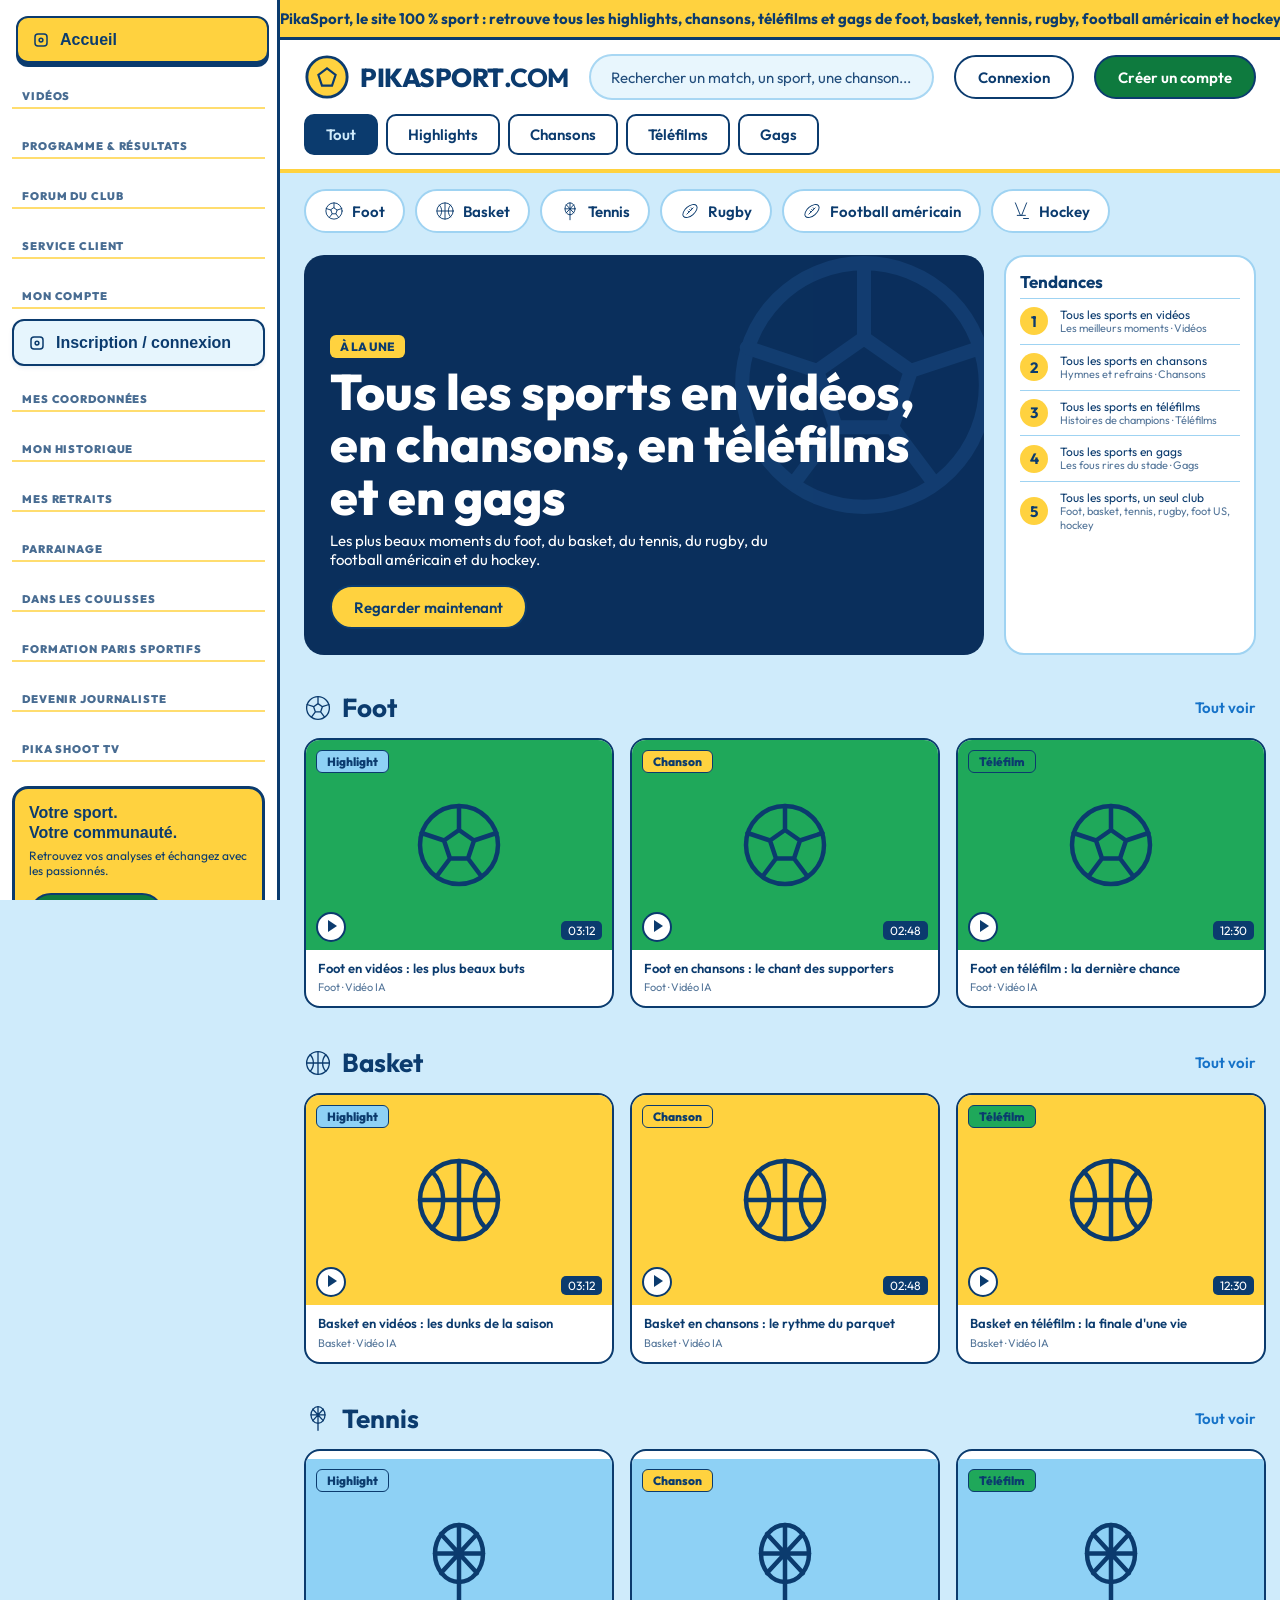
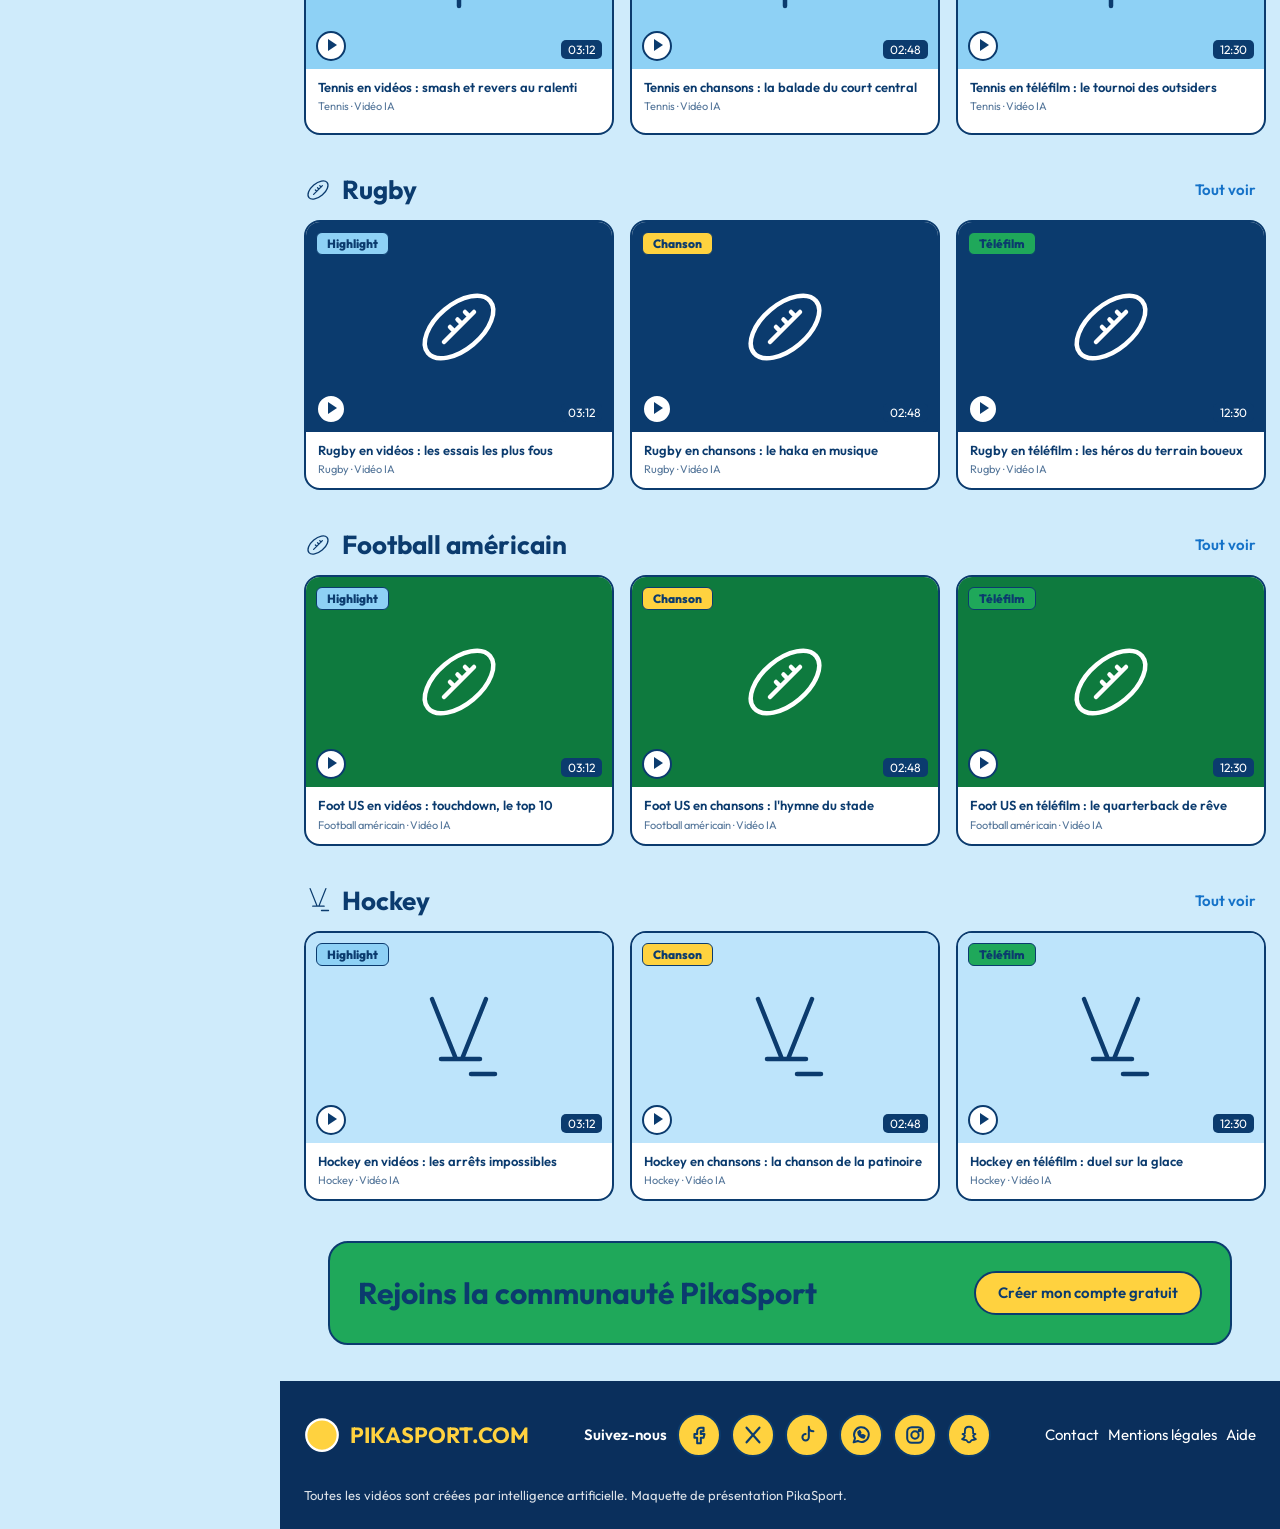
<file: public/pikasport_maquette.html>
<!doctype html>
<html lang="fr">
<head>
<meta charset="utf-8">
<meta name="viewport" content="width=device-width, initial-scale=1, viewport-fit=cover">
<title>PikaSport – Que du sport</title>
<link rel="stylesheet" href="https://fonts.googleapis.com/css2?family=Outfit:wght@400;600;800;900&display=swap">
<style>
:root{--bg:#CFEBFB;--panel:#fff;--ink:#0B3B6E;--soft:#E6F5FD;--line:#9FD3F2;--blue:#1572C8;--yel:#FFD23F;--grn:#1FA85A;--gd:#0E7A3E;box-sizing:border-box;padding-top:env(safe-area-inset-top,0px);padding-bottom:env(safe-area-inset-bottom,0px)}
@media (prefers-color-scheme:dark){:root:not([data-theme="light"]){--bg:#0A2038;--panel:#102D4A;--ink:#EAF6FD;--soft:#173B5E;--line:#2A5985}}
:root[data-theme="dark"]{--bg:#0A2038;--panel:#102D4A;--ink:#EAF6FD;--soft:#173B5E;--line:#2A5985}
*{box-sizing:border-box}
body{margin:0;background:var(--bg);color:var(--ink);font-family:'Outfit',system-ui,sans-serif;font-size:15px}
button,a{font:inherit;color:inherit;cursor:pointer;text-decoration:none}
button{border:0;background:none;text-align:left;padding:0}
h1,h2,h3{margin:0}
.wrap{max-width:1280px;margin:0 auto;padding:0 24px}
header{background:var(--panel);border-bottom:4px solid var(--yel)}
.hd{display:flex;flex-wrap:wrap;align-items:center;gap:12px 20px;padding:14px 24px}
.logo{display:flex;align-items:center;gap:10px;font-weight:800;font-size:28px;letter-spacing:-.5px}
.logo i{width:38px;height:38px;border-radius:50%;background:var(--yel);border:3px solid var(--ink)}
.logo b{color:var(--gd)}
[data-theme="dark"] .logo b{color:var(--grn)}
.srch{flex:1;min-width:220px;height:46px;border-radius:999px;background:var(--soft);border:2px solid var(--line);padding:0 20px;display:flex;align-items:center;opacity:.9}
.btn{display:inline-flex;align-items:center;justify-content:center;min-height:44px;padding:0 22px;border-radius:999px;font-weight:600;border:2px solid var(--ink);background:var(--panel)}
.btn.g{background:var(--gd);color:#fff}
.btn.y{background:var(--yel);color:#0B3B6E}
.tabs{display:flex;gap:8px;flex-wrap:wrap;padding:0 24px 14px}
.tab{padding:9px 20px;border-radius:10px;font-weight:600;border:2px solid var(--ink)}
.tab.on{background:var(--ink);color:var(--bg)}
.sport{display:flex;gap:10px;overflow-x:auto;padding:16px 24px;scrollbar-width:none}
.sp{flex:none;display:flex;gap:8px;align-items:center;padding:10px 18px;border-radius:999px;font-weight:600;background:var(--panel);border:2px solid var(--line)}
.sp svg{width:20px;height:20px}
.hero{display:grid;grid-template-columns:minmax(0,2.7fr) minmax(200px,1fr);gap:20px;padding:6px 24px 28px}
.big{background:#0A2F5C;border-radius:20px;min-height:400px;position:relative;color:#fff;display:flex;flex-direction:column;justify-content:flex-end;padding:26px;gap:8px;width:100%;overflow:hidden}
.big svg.bg{position:absolute;right:-30px;top:-20px;width:300px;height:300px;color:#1B4B84;opacity:.5}
.big h2{font-size:clamp(28px,4vw,50px);line-height:1.05;font-weight:800;max-width:680px;position:relative}
.big p{margin:0;max-width:460px;color:#fff;position:relative}
.big .btn{align-self:flex-start;position:relative;margin-top:8px}
.tag{align-self:flex-start;background:var(--yel);color:#0B3B6E;border-radius:6px;padding:4px 10px;font-size:12px;font-weight:800;position:relative}
.trend{background:var(--panel);border-radius:20px;padding:14px;border:2px solid var(--line)}
.trend h3{font-size:17px;margin-bottom:6px}
.tr{display:flex;gap:12px;align-items:center;padding:8px 0;border-top:1px solid var(--line);width:100%}
.tr b{width:28px;height:28px;border-radius:50%;background:var(--yel);color:#0B3B6E;display:grid;place-items:center;flex:none}
.tr span{font-size:12px;line-height:1.25}
.tr small{display:block;opacity:.7;font-size:11px}
.row{padding:8px 0 18px}
.rh{display:flex;justify-content:space-between;align-items:center;padding:0 24px 10px}
.rh h2{font-size:26px;display:flex;gap:10px;align-items:center}
.rh h2 svg{width:28px;height:28px}
.rh a{font-weight:600;color:var(--blue)}
.rl{display:flex;gap:16px;overflow-x:auto;padding:4px 24px 12px;scroll-snap-type:x proximity;scroll-padding:0 24px}
.card{flex:none;width:310px;background:var(--panel);border-radius:16px;border:2px solid var(--ink);overflow:hidden;scroll-snap-align:start;display:block}
.th{height:210px;position:relative;display:grid;place-items:center}
.th svg{width:96px;height:96px}
.ty{position:absolute;left:10px;top:10px;padding:3px 10px;border-radius:6px;font-size:12px;font-weight:800;color:#0B3B6E;border:1.5px solid #0B3B6E}
.du{position:absolute;right:10px;bottom:10px;background:#0B3B6E;color:#fff;border-radius:5px;padding:2px 7px;font-size:12px}
.pl{position:absolute;left:10px;bottom:8px;width:30px;height:30px;border-radius:50%;background:#fff;border:2px solid #0B3B6E}
.pl:after{content:"";position:absolute;left:10px;top:6px;border-left:9px solid #0B3B6E;border-top:6px solid transparent;border-bottom:6px solid transparent}
.cb{padding:10px 12px 12px}
.cb h3{font-size:13px;line-height:1.25;font-weight:600}
.cb small{display:block;margin-top:4px;opacity:.7;font-size:11px}
.cta{margin:10px 24px 36px;background:var(--grn);color:#0B3B6E;border-radius:20px;padding:28px;display:flex;flex-wrap:wrap;gap:16px;align-items:center;justify-content:space-between;border:2px solid var(--ink)}
.cta h2{font-size:30px}
footer{background:#0A2F5C;color:#fff;padding:26px 24px}
footer .wrap{display:flex;flex-wrap:wrap;gap:10px 28px;align-items:center;justify-content:space-between;padding:0}
footer b{color:var(--yel);font-size:24px}
footer a{padding:10px 0;display:inline-block}
.ov{position:fixed;inset:0;background:rgba(5,22,40,.62);display:none;align-items:center;justify-content:center;padding:20px;z-index:50}
.ov.show{display:flex}
.modal{background:var(--panel);color:var(--ink);border:3px solid var(--ink);border-radius:20px;width:min(540px,100%);max-height:92vh;overflow:auto;padding:26px;position:relative;box-shadow:0 20px 60px rgba(0,0,0,.4)}
.modal.w{width:min(760px,100%)}
.x{position:absolute;right:14px;top:12px;width:40px;height:40px;border-radius:50%;background:var(--yel);color:#0B3B6E;font-size:20px;font-weight:800;text-align:center;line-height:40px}
.modal h2{font-size:24px;margin:0 44px 10px 0}
.modal p{line-height:1.6;margin:0 0 14px}
.pv{background:#0A2F5C;border-radius:14px;aspect-ratio:16/9;display:grid;place-items:center;margin-bottom:16px;position:relative;color:#fff;font-size:13px;border:2px solid var(--line)}
.pv .pp{width:74px;height:74px;border-radius:50%;background:var(--yel);position:relative}
.pv .pp:after{content:"";position:absolute;left:29px;top:21px;border-left:23px solid #0B3B6E;border-top:16px solid transparent;border-bottom:16px solid transparent}
.pv span.c{position:absolute;left:14px;bottom:10px}
.modal label{display:block;font-weight:600;margin:12px 0 5px}
.modal input[type=text],.modal input[type=email],.modal input[type=password],.modal input[type=search]{width:100%;height:46px;border-radius:10px;border:2px solid var(--line);background:var(--soft);color:var(--ink);padding:0 14px;font:inherit}
.modal .btn{margin-top:16px}
@media (max-width:860px){.hero{grid-template-columns:1fr}}

/* Application Layout & Sidebar with Arial Black 16 Bold Tabs */
.app{display:grid;grid-template-columns:280px minmax(0,1fr);min-height:100vh}
aside.nav{background:var(--panel);border-right:3px solid var(--ink);padding:16px 12px;display:flex;flex-direction:column;gap:6px;position:sticky;top:0;height:100vh;overflow-y:auto}

/* ONGLETS DE LA FILE DE GAUCHE : ARIAL BLACK 16 GRAS AVEC FOND */
.nl{
  display:flex;
  gap:10px;
  align-items:center;
  width:100%;
  padding:12px 14px;
  border-radius:12px;
  font-family:'Arial Black',Gadget,Impact,sans-serif !important;
  font-size:16px !important;
  font-weight:900 !important;
  line-height:1.2;
  background:var(--soft);
  color:var(--ink);
  border:2.5px solid var(--ink);
  box-shadow:0 2px 4px rgba(11,59,110,0.08);
  transition:all 0.16s ease-in-out;
}
.nl:hover{
  background:#D7EFFF;
  transform:translateX(4px);
  box-shadow:0 4px 10px rgba(11,59,110,0.18);
}
.nl.on{
  background:var(--yel);
  color:var(--ink);
  border:2.5px solid var(--ink);
  box-shadow:0 4px 0 var(--ink);
  transform:translateX(4px);
}
.nl svg{width:18px;height:18px;flex:none}

.gh{
  font-family:'Outfit',sans-serif;
  font-size:11px;
  font-weight:900;
  letter-spacing:.08em;
  padding:14px 10px 4px;
  color:var(--ink);
  opacity:.75;
  text-transform:uppercase;
  border-bottom:2px solid var(--yel);
  margin-top:6px;
  margin-bottom:4px;
}
.jn{margin-top:14px;background:var(--yel);color:#0B3B6E;border-radius:16px;padding:14px;font-size:12px;border:3px solid var(--ink);box-shadow:0 4px 0 var(--ink)}
.jn b{display:block;font-size:16px;line-height:1.2;margin-bottom:6px;font-family:'Arial Black',sans-serif}
.rg{margin-top:auto;background:rgba(31,168,90,0.15);color:#0B3B6E;border-radius:12px;padding:10px;font-size:10px;line-height:1.4;border:2px solid var(--grn)}
.soc{display:flex;gap:10px;align-items:center;flex-wrap:wrap}
.soc>span{font-weight:600}
.soc button{width:44px;height:44px;border-radius:50%;background:var(--yel);color:#0B3B6E;display:grid;place-items:center;border:2px solid var(--ink)}
.soc svg{width:22px;height:22px}
.fb{margin-top:14px;opacity:.85;font-size:13px;width:100%}
@media (max-width:960px){.app{grid-template-columns:1fr}aside.nav{display:none}}
.mq{position:relative;height:40px;overflow:hidden;background:var(--yel);color:#0B3B6E;border-bottom:3px solid var(--ink);font-weight:700}
.mq span{position:absolute;top:0;left:0;white-space:nowrap;line-height:37px;animation:mq 30s linear infinite}
@keyframes mq{from{transform:translateX(-100%);left:0}to{transform:translateX(0);left:100%}}
@media (prefers-reduced-motion:reduce){.mq span{animation:none;position:static;display:block;padding:0 24px;overflow:hidden;text-overflow:ellipsis}}
.logo{color:var(--ink);gap:10px;font-size:26px}.logo b{color:inherit}.lg{object-fit:contain;flex:none}.flogo{display:flex;align-items:center;gap:10px;color:var(--yel);font-weight:800;font-size:22px}.flogo b{color:var(--yel);font-size:22px}
</style>
</head>
<body>
<svg width="0" height="0" style="position:absolute" aria-hidden="true"><defs>
<symbol id="s-foot" viewBox="0 0 64 64"><g fill="none" stroke="currentColor" stroke-width="3" stroke-linejoin="round" stroke-linecap="round"><circle cx="32" cy="32" r="26"/><path d="M32 22l10 7-4 12H26l-4-12zM32 22V6M42 29l15-5M38 41l9 12M26 41l-9 12M22 29L7 24"/></g></symbol>
<symbol id="s-basket" viewBox="0 0 64 64"><g fill="none" stroke="currentColor" stroke-width="3" stroke-linecap="round"><circle cx="32" cy="32" r="26"/><path d="M6 32h52M32 6v52M14 13c10 10 10 28 0 38M50 13c-10 10-10 28 0 38"/></g></symbol>
<symbol id="s-tennis" viewBox="0 0 64 64"><g fill="none" stroke="currentColor" stroke-width="3" stroke-linecap="round"><ellipse cx="32" cy="25" rx="16" ry="19"/><path d="M16 25h32M32 6v38M20 12l24 26M44 12L20 38M32 44v16"/></g></symbol>
<symbol id="s-rugby" viewBox="0 0 64 64"><g fill="none" stroke="currentColor" stroke-width="3" stroke-linecap="round"><ellipse cx="32" cy="32" rx="27" ry="15" transform="rotate(-40 32 32)"/><path d="M22 42l20-20M29 35l-3-3M34 30l-3-3M39 25l-3-3"/></g></symbol>
<symbol id="s-hockey" viewBox="0 0 64 64"><g fill="none" stroke="currentColor" stroke-width="3" stroke-linecap="round" stroke-linejoin="round"><path d="M14 6l16 40h16M50 6L34 46H20M40 56h16"/></g></symbol>
<symbol id="s-i" viewBox="0 0 24 24"><g fill="none" stroke="currentColor" stroke-width="2"><rect x="4" y="4" width="16" height="16" rx="4"/><circle cx="12" cy="12" r="2.5"/></g></symbol></defs></svg>
<div class="app"><aside class="nav" id="side"></aside><main>
<header>
<div class="mq" role="marquee" aria-label="Présentation du site"><span>PikaSport, le site 100 % sport : retrouve tous les highlights, chansons, téléfilms et gags de foot, basket, tennis, rugby, football américain et hockey. Toutes les vidéos sont créées par intelligence artificielle.</span></div>
<div class="hd wrap">
<a href="#" class="logo"><svg class="lg" width="46" height="46" viewBox="0 0 64 64"><circle cx="32" cy="32" r="28" fill="#FFD23F" stroke="#0B3B6E" stroke-width="4"/><path d="M32 20l12 9-5 15H25l-5-15z" fill="none" stroke="#0B3B6E" stroke-width="3"/></svg><span>PIKASPORT<b>.COM</b></span></a>
<button class="srch" data-k="search">Rechercher un match, un sport, une chanson...</button>
<button class="btn" data-k="login">Connexion</button>
<button class="btn g" data-k="signup">Créer un compte</button>
</div>
<div class="tabs wrap" id="tabs"></div>
</header>
<div class="wrap sport" id="sports"></div>
<section class="wrap hero">
<button class="big" data-k="v" data-s="0" data-t="0">
<svg class="bg"><use href="#s-foot"/></svg>
<span class="tag">À LA UNE</span>
<h2>Tous les sports en vidéos, en chansons, en téléfilms et en gags</h2>
<p>Les plus beaux moments du foot, du basket, du tennis, du rugby, du football américain et du hockey.</p>
<span class="btn y">Regarder maintenant</span>
</button>
<aside class="trend"><h3>Tendances</h3><div id="trend"></div></aside>
</section>
<div id="rows"></div>
<div class="wrap"><div class="cta"><h2>Rejoins la communauté PikaSport</h2><button class="btn y" data-k="signup">Créer mon compte gratuit</button></div></div>
<footer><div class="wrap"><a href="#" class="flogo"><svg class="lg" width="36" height="36" viewBox="0 0 64 64"><circle cx="32" cy="32" r="28" fill="#FFD23F" stroke="#fff" stroke-width="4"/></svg><b>PIKASPORT.COM</b></a>
<div class="soc"><span>Suivez-nous</span>
<button data-g="Facebook" aria-label="Facebook"><svg viewBox="0 0 24 24" fill="none" stroke="currentColor" stroke-width="2.2" stroke-linecap="round" stroke-linejoin="round"><path d="M14 8h3V4h-3a4 4 0 0 0-4 4v3H7v4h3v6h4v-6h3l1-4h-4V8z"/></svg></button>
<button data-g="X" aria-label="X"><svg viewBox="0 0 24 24" fill="none" stroke="currentColor" stroke-width="2.4" stroke-linecap="round"><path d="M5 4l14 16M19 4L5 20"/></svg></button>
<button data-g="TikTok" aria-label="TikTok"><svg viewBox="0 0 24 24" fill="none" stroke="currentColor" stroke-width="2.2" stroke-linecap="round" stroke-linejoin="round"><path d="M14 3v11.5a3.5 3.5 0 1 1-3.5-3.5M14 3c0 3 2 5 5 5"/></svg></button>
<button data-g="WhatsApp" aria-label="WhatsApp"><svg viewBox="0 0 24 24" fill="none" stroke="currentColor" stroke-width="2.2" stroke-linecap="round" stroke-linejoin="round"><path d="M4 20l1.5-4.5A8 8 0 1 1 8.5 18.5z"/><path d="M9 9c0 3 3 6 6 6l1-2-2-1-1 1c-1-.5-2-1.500-2.500-2.500l1-1-1-2z"/></svg></button>
<button data-g="Instagram" aria-label="Instagram"><svg viewBox="0 0 24 24" fill="none" stroke="currentColor" stroke-width="2.2"><rect x="3.500" y="3.500" width="17" height="17" rx="5"/><circle cx="12" cy="12" r="4"/><circle cx="17" cy="7" r="1" fill="currentColor"/></svg></button>
<button data-g="Snapchat" aria-label="Snapchat"><svg viewBox="0 0 24 24" fill="none" stroke="currentColor" stroke-width="2" stroke-linejoin="round" stroke-linecap="round"><path d="M12 3c-3 0-4.500 2-4.500 4.500V10l-2.500 1 2.500 1.500c0 2-1 3-3 4 2 1 3.500 1 4.500 1 1 1.500 2 2.500 3 2.500s2-1 3-2.500c1 0 2.500 0 4.500-1-2-1-3-2-3-4l2.500-1.500-2.500-1V7.500C16.500 5 15 3 12 3z"/></svg></button>
</div>
<span><a href="#">Contact</a> &nbsp; <a href="#">Mentions légales</a> &nbsp; <a href="#">Aide</a></span>
<span class="fb">Toutes les vidéos sont créées par intelligence artificielle. Maquette de présentation PikaSport.</span></div></footer>
</main></div>
<div class="ov" id="ov"><div class="modal" id="md" role="dialog" aria-modal="true" aria-labelledby="mt"></div></div>
<script>
var S=[{n:"Foot",i:"foot",bg:"#1FA85A",c:"#0B3B6E"},{n:"Basket",i:"basket",bg:"#FFD23F",c:"#0B3B6E"},{n:"Tennis",i:"tennis",bg:"#8ED1F5",c:"#0B3B6E"},{n:"Rugby",i:"rugby",bg:"#0B3B6E",c:"#FFFFFF"},{n:"Football américain",i:"rugby",bg:"#0E7A3E",c:"#FFFFFF"},{n:"Hockey",i:"hockey",bg:"#BDE4FB",c:"#0B3B6E"}];
var T=[{n:"Highlight",c:"#8ED1F5"},{n:"Chanson",c:"#FFD23F"},{n:"Téléfilm",c:"#1FA85A"},{n:"Gag",c:"#FFFFFF"}];
var TI=[["Foot en vidéos : les plus beaux buts", "Foot en chansons : le chant des supporters", "Foot en téléfilm : la dernière chance", "Foot en gags : le gardien fait le show"], ["Basket en vidéos : les dunks de la saison", "Basket en chansons : le rythme du parquet", "Basket en téléfilm : la finale d'une vie", "Basket en gags : le ballon qui refuse d'entrer"], ["Tennis en vidéos : smash et revers au ralenti", "Tennis en chansons : la balade du court central", "Tennis en téléfilm : le tournoi des outsiders", "Tennis en gags : le ramasseur de balles au micro"], ["Rugby en vidéos : les essais les plus fous", "Rugby en chansons : le haka en musique", "Rugby en téléfilm : les héros du terrain boueux", "Rugby en gags : la mêlée qui tourne mal"], ["Foot US en vidéos : touchdown, le top 10", "Foot US en chansons : l'hymne du stade", "Foot US en téléfilm : le quarterback de rêve", "Foot US en gags : le coach perd son sifflet"], ["Hockey en vidéos : les arrêts impossibles", "Hockey en chansons : la chanson de la patinoire", "Hockey en téléfilm : duel sur la glace", "Hockey en gags : le palet qui rebondit partout"]];
var D=["03:12","02:48","12:30","01:05"];
var ic=function(n){return '<svg><use href="#s-'+n+'"/></svg>'};
function card(s,t){var a=S[s];return '<button class="card" data-k="v" data-s="'+s+'" data-t="'+t+'"><div class="th" style="background:'+a.bg+';color:'+a.c+'">'+ic(a.i)+'<span class="ty" style="background:'+T[t].c+'">'+T[t].n+'</span><span class="pl"></span><span class="du">'+D[t]+'</span></div><div class="cb"><h3>'+TI[s][t]+'</h3><small>'+a.n+' · Vidéo IA</small></div></button>'}
document.getElementById('tabs').innerHTML='<button class="tab on" data-g="Tout">Tout</button>'+T.map(function(t){return '<button class="tab" data-g="'+t.n+'s">'+t.n+'s</button>'}).join('');
document.getElementById('sports').innerHTML=S.map(function(s){return '<button class="sp" data-g="'+s.n+'">'+ic(s.i)+s.n+'</button>'}).join('');
document.getElementById('trend').innerHTML=[[0, 0, "Tous les sports en vidéos", "Les meilleurs moments · Vidéos"], [0, 1, "Tous les sports en chansons", "Hymnes et refrains · Chansons"], [0, 2, "Tous les sports en téléfilms", "Histoires de champions · Téléfilms"], [0, 3, "Tous les sports en gags", "Les fous rires du stade · Gags"], [3, 0, "Tous les sports, un seul club", "Foot, basket, tennis, rugby, foot US, hockey"]].map(function(p,i){return '<button class="tr" data-k="v" data-s="'+p[0]+'" data-t="'+p[1]+'"><b>'+(i+1)+'</b><span>'+p[2]+'<small>'+p[3]+'</small></span></button>'}).join('');
document.getElementById('rows').innerHTML=S.map(function(s,i){return '<section class="row wrap" style="padding:8px 0 18px"><div class="rh"><h2>'+ic(s.i)+s.n+'</h2><a href="#" data-g="Tout '+s.n+'">Tout voir</a></div><div class="rl">'+[0,1,2,3].map(function(t){return card(i,t)}).join('')+'</div></section>'}).join('');
var N=[["Accueil","on"],["Vidéos"],["Programme & résultats"],["Forum du club"],["Service client"],["MON COMPTE"],["Inscription / connexion","","login"],["Mes coordonnées"],["Mon historique"],["Mes retraits"],["Parrainage"],["DANS LES COULISSES"],["Formation paris sportifs"],["Devenir journaliste"],["Pika Shoot TV"]];
document.getElementById('side').innerHTML=N.map(function(n){return n.length==1?'<div class="gh">'+n[0]+'</div>':'<button class="nl '+(n[1]||"")+'"'+(n[2]?' data-k="'+n[2]+'"':'')+'>'+ic('i')+n[0]+'</button>'}).join('')+'<div class="jn"><b>Votre sport.<br>Votre communauté.</b>Retrouvez vos analyses et échangez avec les passionnés.<br><br><button class="btn g" data-k="signup" style="color:#fff">Rejoindre le club</button></div><div class="rg"><b>18+ • GARDEZ LE CONTRÔLE</b><br>Le sport se partage. Les paris comportent des risques : endettement, dépendance, isolement.<br><b>Joueurs Info Service 09 74 75 13 13</b></div>';
var ov=document.getElementById('ov'),md=document.getElementById('md');
function show(h,w){md.className='modal'+(w?' w':'');md.innerHTML='<button class="x" aria-label="Fermer" data-x="1">×</button>'+h;ov.classList.add('show');var f=md.querySelector('input,.btn');if(f)f.focus()}
function hide(){ov.classList.remove('show')}
document.addEventListener('click',function(e){
if(e.target===ov||e.target.closest('[data-x]')){hide();return}
if(e.target.closest('#md'))return;
var el=e.target.closest('[data-k],[data-g],button,a');if(!el)return;e.preventDefault();
var k=el.getAttribute('data-k');
if(k=='v'){var s=S[+el.getAttribute('data-s')],t=+el.getAttribute('data-t');show('<div class="pv"><span class="pp"></span><span class="c">Lecteur de démonstration · vidéo créée par IA · '+D[t]+'</span></div><h2 id="mt">'+TI[+el.getAttribute('data-s')][t]+'</h2><p><b>'+s.n+'</b> · '+T[t].n+'</p><p>Ici s\'affichera la vidéo, avec ses commentaires et les vidéos suivantes.</p><button class="btn y" data-x="1">Fermer</button>',1)}
else if(k=='login')show('<h2 id="mt">Connexion</h2><form onsubmit="hide();return false"><label for="e">E-mail</label><input id="e" type="email"><label for="p">Mot de passe</label><input id="p" type="password"><button class="btn g" type="submit">Se connecter</button></form>');
else if(k=='signup')show('<h2 id="mt">Créer mon compte</h2><form onsubmit="hide();return false"><label for="n">Pseudo</label><input id="n" type="text"><label for="e2">E-mail</label><input id="e2" type="email"><label for="p2">Mot de passe</label><input id="p2" type="password"><button class="btn g" type="submit">Rejoindre PikaSport</button></form>');
else if(k=='search')show('<h2 id="mt">Rechercher</h2><label for="q">Un match, un sport, une chanson</label><input id="q" type="search" placeholder="Ex. dunk, haka, smash"><p style="margin-top:14px;opacity:.8">Suggestions : Les plus beaux buts · Le haka · Touchdown</p>');
else{var t=(el.getAttribute('data-g')||el.textContent).replace(/\s+/g,' ').trim().slice(0,60);show('<h2 id="mt">'+t+'</h2><p>Ici s\'ouvrira la page « '+t+' » de PikaSport. Cette fenêtre est un exemple pour la maquette.</p><button class="btn y" data-x="1">OK</button>')}
});
document.addEventListener('keydown',function(e){if(e.key=='Escape')hide()});
</script>
</body>
</html>
</file>
